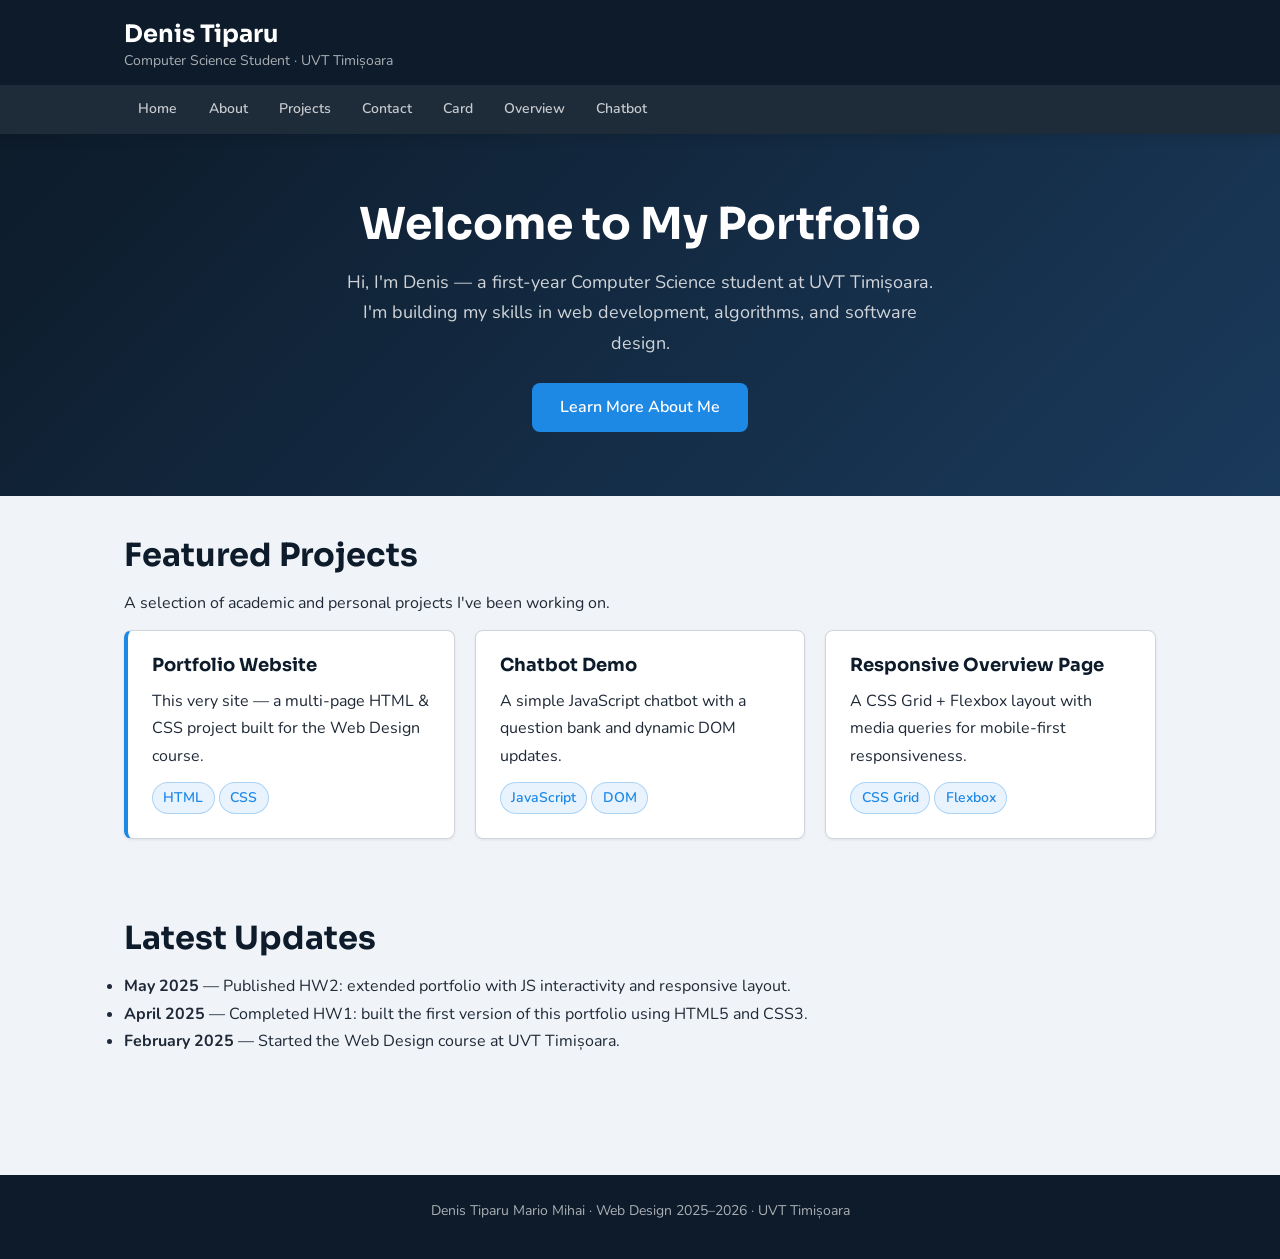
<file: index.html>
<!DOCTYPE html>
<html lang="en">
<head>
  <meta charset="UTF-8">
  <meta name="viewport" content="width=device-width">
  <title>Denis Tiparu — Portfolio</title>
  <link rel="stylesheet" href="styles.css">
  <!-- Internal CSS (HW2 CSS placement demo) -->
  <style>
    .highlight-card { border-left: 4px solid var(--clr-accent); }
  </style>
</head>
<body>

  <a href="#main-content" class="skip-link">Skip to main content</a>

  <header>
    <div class="container">
      <h1>Denis Tiparu</h1>
      <p class="tagline">Computer Science Student · UVT Timișoara</p>
    </div>
    <nav aria-label="Main navigation">
      <div class="container">
        <ul>
          <li><a href="index.html">Home</a></li>
          <li><a href="about.html">About</a></li>
          <li><a href="data.html">Projects</a></li>
          <li><a href="contact.html">Contact</a></li>
          <li><a href="card.html">Card</a></li>
          <li><a href="overview.html">Overview</a></li>
          <li><a href="chatbot.html">Chatbot</a></li>
        </ul>
      </div>
    </nav>
  </header>

  <main id="main-content">

    <!-- Section 1: Hero / Intro -->
    <section class="hero">
      <div class="container">
        <h2>Welcome to My Portfolio</h2>
        <p>Hi, I'm Denis — a first-year Computer Science student at UVT Timișoara. I'm building my skills in web development, algorithms, and software design.</p>
        <a href="about.html" class="btn">Learn More About Me</a>
      </div>
    </section>

    <!-- Section 2: Featured Projects -->
    <section>
      <div class="container">
        <h2>Featured Projects</h2>
        <p>A selection of academic and personal projects I've been working on.</p>
        <div class="cards-grid">

          <article class="card highlight-card">
            <h3>Portfolio Website</h3>
            <p>This very site — a multi-page HTML &amp; CSS project built for the Web Design course.</p>
            <span class="tag">HTML</span> <span class="tag">CSS</span>
          </article>

          <article class="card">
            <h3>Chatbot Demo</h3>
            <p>A simple JavaScript chatbot with a question bank and dynamic DOM updates.</p>
            <span class="tag">JavaScript</span> <span class="tag">DOM</span>
          </article>

          <article class="card">
            <h3>Responsive Overview Page</h3>
            <p>A CSS Grid + Flexbox layout with media queries for mobile-first responsiveness.</p>
            <span class="tag">CSS Grid</span> <span class="tag">Flexbox</span>
          </article>

        </div>
      </div>
    </section>

    <!-- Section 3: Latest Updates -->
    <section>
      <div class="container">
        <h2>Latest Updates</h2>
        <ul>
          <li><strong>May 2025</strong> — Published HW2: extended portfolio with JS interactivity and responsive layout.</li>
          <li><strong>April 2025</strong> — Completed HW1: built the first version of this portfolio using HTML5 and CSS3.</li>
          <li><strong>February 2025</strong> — Started the Web Design course at UVT Timișoara.</li>
        </ul>
      </div>
    </section>

  </main>

  <footer>
    <p>Denis Tiparu Mario Mihai · Web Design 2025–2026 · UVT Timișoara</p>
  </footer>

</body>
</html>
</file>
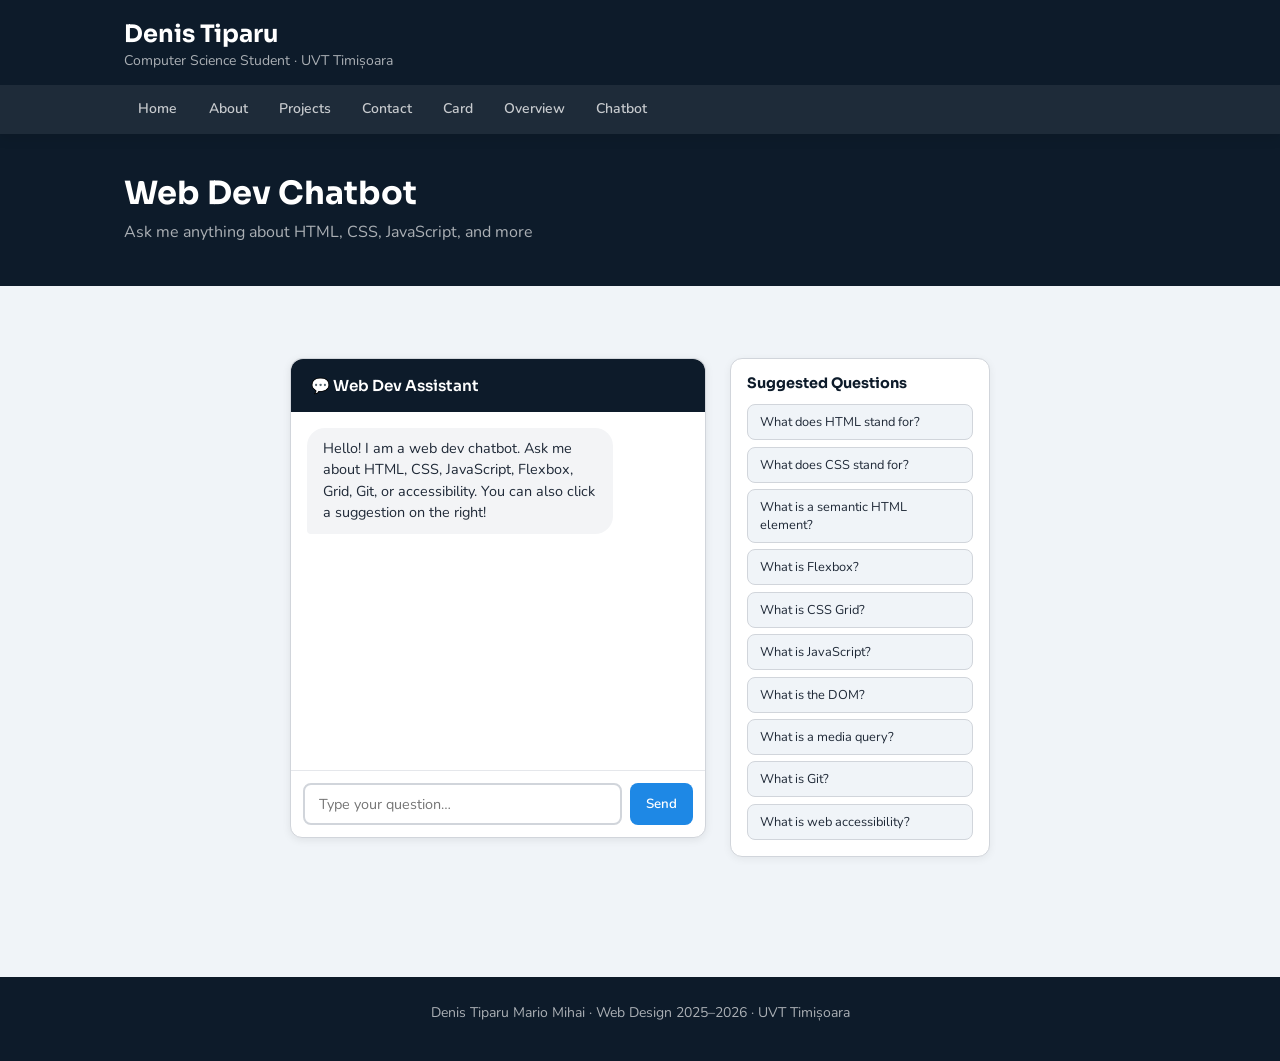
<file: chatbot.html>
<!DOCTYPE html>
<html lang="en">
<head>
  <meta charset="UTF-8">
  <meta name="viewport" content="width=device-width">
  <title>Chatbot — Denis Tiparu</title>
  <link rel="stylesheet" href="styles.css">
  <link rel="stylesheet" href="chatbot.css">
</head>
<body>

  <a href="#main-content" class="skip-link">Skip to main content</a>

  <header>
    <div class="container">
      <h1>Denis Tiparu</h1>
      <p class="tagline">Computer Science Student · UVT Timișoara</p>
    </div>
    <nav aria-label="Main navigation">
      <div class="container">
        <ul>
          <li><a href="index.html">Home</a></li>
          <li><a href="about.html">About</a></li>
          <li><a href="data.html">Projects</a></li>
          <li><a href="contact.html">Contact</a></li>
          <li><a href="card.html">Card</a></li>
          <li><a href="overview.html">Overview</a></li>
          <li><a href="chatbot.html">Chatbot</a></li>
        </ul>
      </div>
    </nav>
  </header>

  <main id="main-content">

    <div class="page-header">
      <div class="container">
        <h2>Web Dev Chatbot</h2>
        <p>Ask me anything about HTML, CSS, JavaScript, and more</p>
      </div>
    </div>

    <div class="container">
      <section>
        <div class="chatbot-wrapper">

          <!-- Chat window -->
          <div class="chat-window">
            <div class="chat-header">💬 Web Dev Assistant</div>

            <div id="chat-messages" aria-live="polite" aria-label="Chat messages">
              <div class="message bot">
                <p>Hello! I am a web dev chatbot. Ask me about HTML, CSS, JavaScript, Flexbox, Grid, Git, or accessibility. You can also click a suggestion on the right!</p>
              </div>
            </div>

            <form id="chat-form" class="chat-input-row">
              <label for="chat-input" class="skip-link">Type your message</label>
              <input
                type="text"
                id="chat-input"
                name="message"
                placeholder="Type your question…"
                autocomplete="off"
              >
              <button type="submit" class="send-btn">Send</button>
            </form>
          </div>

          <!-- Suggested questions -->
          <aside class="suggestions-panel">
            <h3>Suggested Questions</h3>
            <ul id="suggest-list"></ul>
          </aside>

        </div>
      </section>
    </div>

  </main>

  <footer>
    <p>Denis Tiparu Mario Mihai · Web Design 2025–2026 · UVT Timișoara</p>
  </footer>

  <script src="chatbot.js"></script>
</body>
</html>
</file>
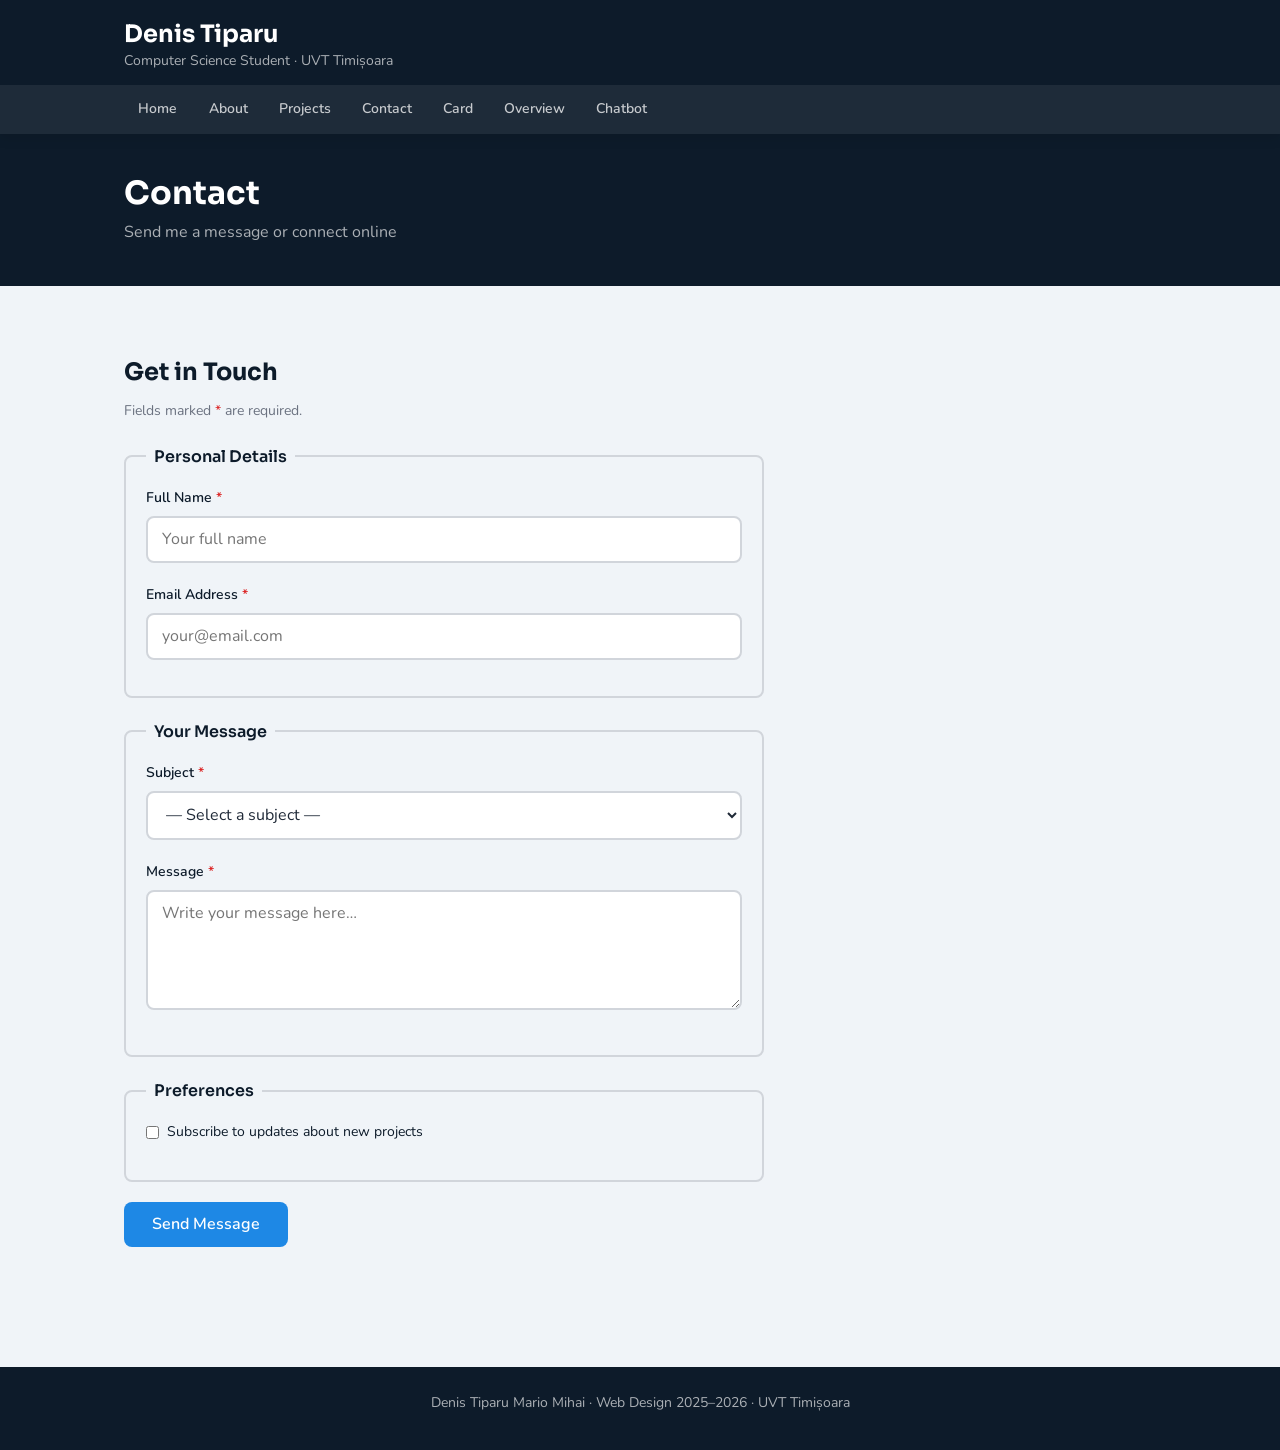
<file: contact.html>
<!DOCTYPE html>
<html lang="en">
<head>
  <meta charset="UTF-8">
  <meta name="viewport" content="width=device-width">
  <title>Contact — Denis Tiparu</title>
  <link rel="stylesheet" href="styles.css">
</head>
<body>

  <a href="#main-content" class="skip-link">Skip to main content</a>

  <header>
    <div class="container">
      <h1>Denis Tiparu</h1>
      <p class="tagline">Computer Science Student · UVT Timișoara</p>
    </div>
    <nav aria-label="Main navigation">
      <div class="container">
        <ul>
          <li><a href="index.html">Home</a></li>
          <li><a href="about.html">About</a></li>
          <li><a href="data.html">Projects</a></li>
          <li><a href="contact.html">Contact</a></li>
          <li><a href="card.html">Card</a></li>
          <li><a href="overview.html">Overview</a></li>
          <li><a href="chatbot.html">Chatbot</a></li>
        </ul>
      </div>
    </nav>
  </header>

  <main id="main-content">

    <div class="page-header">
      <div class="container">
        <h2>Contact</h2>
        <p>Send me a message or connect online</p>
      </div>
    </div>

    <div class="container">
      <section>
        <h3>Get in Touch</h3>
        <p class="required-note">Fields marked <span class="required">*</span> are required.</p>

        <div class="form-max">
          <fieldset>
            <legend>Personal Details</legend>

            <div class="form-group">
              <label for="name">Full Name <span class="required">*</span></label>
              <input type="text" id="name" name="name" required placeholder="Your full name">
            </div>

            <div class="form-group">
              <label for="email">Email Address <span class="required">*</span></label>
              <input type="email" id="email" name="email" required placeholder="your@email.com">
            </div>

          </fieldset>

          <fieldset>
            <legend>Your Message</legend>

            <div class="form-group">
              <label for="subject">Subject <span class="required">*</span></label>
              <select id="subject" name="subject" required>
                <option value="">— Select a subject —</option>
                <option value="collaboration">Project Collaboration</option>
                <option value="feedback">Feedback on Portfolio</option>
                <option value="question">General Question</option>
                <option value="other">Other</option>
              </select>
            </div>

            <div class="form-group">
              <label for="message">Message <span class="required">*</span></label>
              <textarea id="message" name="message" required placeholder="Write your message here…"></textarea>
            </div>

          </fieldset>

          <fieldset>
            <legend>Preferences</legend>

            <div class="form-group">
              <div class="checkbox-row">
                <input type="checkbox" id="newsletter" name="newsletter">
                <label for="newsletter">Subscribe to updates about new projects</label>
              </div>
            </div>

          </fieldset>

          <button type="button" class="btn">Send Message</button>
        </div>
      </section>
    </div>
  </main>

  <footer>
    <p>Denis Tiparu Mario Mihai · Web Design 2025–2026 · UVT Timișoara</p>
  </footer>

</body>
</html>
</file>
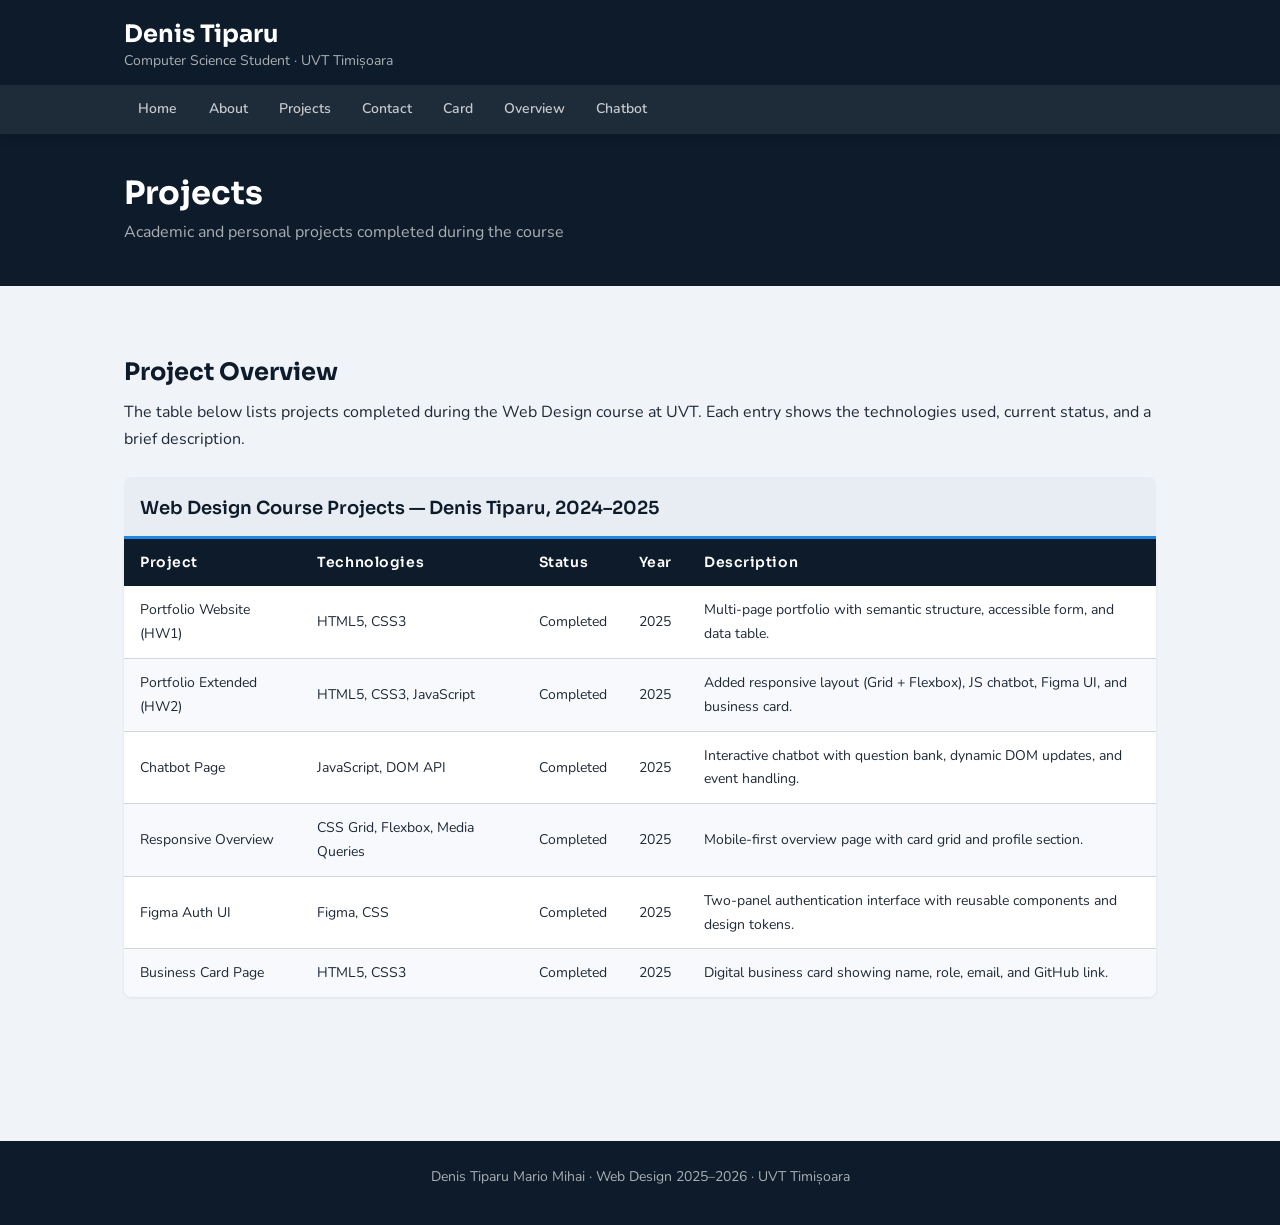
<file: data.html>
<!DOCTYPE html>
<html lang="en">
<head>
  <meta charset="UTF-8">
  <meta name="viewport" content="width=device-width">
  <title>Projects — Denis Tiparu</title>
  <link rel="stylesheet" href="styles.css">
</head>
<body>

  <a href="#main-content" class="skip-link">Skip to main content</a>

  <header>
    <div class="container">
      <h1>Denis Tiparu</h1>
      <p class="tagline">Computer Science Student · UVT Timișoara</p>
    </div>
    <nav aria-label="Main navigation">
      <div class="container">
        <ul>
          <li><a href="index.html">Home</a></li>
          <li><a href="about.html">About</a></li>
          <li><a href="data.html">Projects</a></li>
          <li><a href="contact.html">Contact</a></li>
          <li><a href="card.html">Card</a></li>
          <li><a href="overview.html">Overview</a></li>
          <li><a href="chatbot.html">Chatbot</a></li>
        </ul>
      </div>
    </nav>
  </header>

  <main id="main-content">

    <div class="page-header">
      <div class="container">
        <h2>Projects</h2>
        <p>Academic and personal projects completed during the course</p>
      </div>
    </div>

    <div class="container">

      <section>
        <h3>Project Overview</h3>
        <p>
          The table below lists projects completed during the Web Design course at UVT.
          Each entry shows the technologies used, current status, and a brief description.
        </p>

        <table>
          <caption>Web Design Course Projects — Denis Tiparu, 2024–2025</caption>
          <thead>
            <tr>
              <th scope="col">Project</th>
              <th scope="col">Technologies</th>
              <th scope="col">Status</th>
              <th scope="col">Year</th>
              <th scope="col">Description</th>
            </tr>
          </thead>
          <tbody>
            <tr>
              <td>Portfolio Website (HW1)</td>
              <td>HTML5, CSS3</td>
              <td>Completed</td>
              <td>2025</td>
              <td>Multi-page portfolio with semantic structure, accessible form, and data table.</td>
            </tr>
            <tr>
              <td>Portfolio Extended (HW2)</td>
              <td>HTML5, CSS3, JavaScript</td>
              <td>Completed</td>
              <td>2025</td>
              <td>Added responsive layout (Grid + Flexbox), JS chatbot, Figma UI, and business card.</td>
            </tr>
            <tr>
              <td>Chatbot Page</td>
              <td>JavaScript, DOM API</td>
              <td>Completed</td>
              <td>2025</td>
              <td>Interactive chatbot with question bank, dynamic DOM updates, and event handling.</td>
            </tr>
            <tr>
              <td>Responsive Overview</td>
              <td>CSS Grid, Flexbox, Media Queries</td>
              <td>Completed</td>
              <td>2025</td>
              <td>Mobile-first overview page with card grid and profile section.</td>
            </tr>
            <tr>
              <td>Figma Auth UI</td>
              <td>Figma, CSS</td>
              <td>Completed</td>
              <td>2025</td>
              <td>Two-panel authentication interface with reusable components and design tokens.</td>
            </tr>
            <tr>
              <td>Business Card Page</td>
              <td>HTML5, CSS3</td>
              <td>Completed</td>
              <td>2025</td>
              <td>Digital business card showing name, role, email, and GitHub link.</td>
            </tr>
          </tbody>
        </table>
      </section>

    </div>
  </main>

  <footer>
    <p>Denis Tiparu Mario Mihai · Web Design 2025–2026 · UVT Timișoara</p>
  </footer>

</body>
</html>
</file>
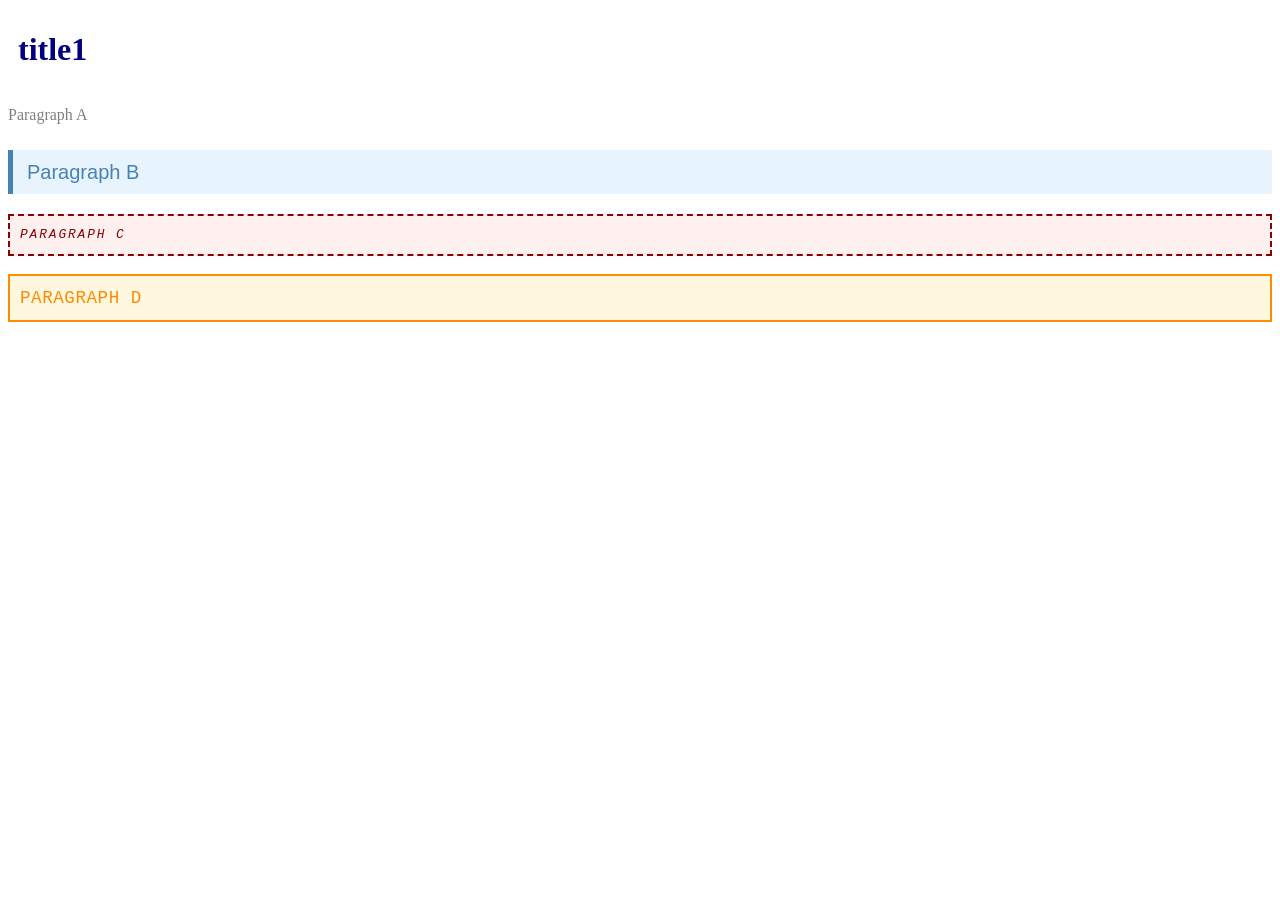
<file: specificity.html>
<!DOCTYPE html>
<html lang="en">
<head>
    <meta charset="UTF-8">
    <title>Specificity Game</title>
    <style>
        p {
            color: gray;
            font-size: 1rem;
            font-family: Georgia, serif;
            line-height: 1.4;
            padding: 4px 0;
        }

        .info {
            color: steelblue;
            font-size: 1.25rem;
            background-color: #e8f4fd;
            padding: 8px 14px;
            border-left: 5px solid steelblue;
            font-family: Arial, sans-serif;
        }

        #warning {
            color: darkred;
            font-size: 0.8rem;
            font-style: italic;
            text-transform: uppercase;
            letter-spacing: 0.15em;
            border: 2px dashed darkred;
            padding: 10px;
            background-color: #fff0f0;
            font-family: 'Courier New', monospace;
        }

        #warning.info {
            color: darkorange;
            background-color: #fff7e0;
            border: 2px solid darkorange;
            font-size: 1.1rem;
            font-style: normal;
            letter-spacing: 0.03em;
        }

        /* Internal CSS for h1 — overrides external style.css (same specificity, later in document) */
        h1 {
            color: steelblue;
            font-style: italic;
        }
    </style>
    <link rel="stylesheet" href="style.css">
</head>
<body>

    <h1>title1</h1>

    <p>Paragraph A</p>

    <p class="info">Paragraph B</p>

    <p id="warning">Paragraph C</p>

    <p class="info" id="warning">Paragraph D</p>

</body>
</html>
</file>
<file: styles.css>
@import url('https://fonts.googleapis.com/css2?family=Sora:wght@400;600;700&family=Nunito:wght@400;500;600&display=swap');

/* ===== CSS VARIABLES (tokens) ===== */
:root {
  --clr-bg: #f0f4f8;
  --clr-surface: #ffffff;
  --clr-primary: #0d1b2a;
  --clr-accent: #1e88e5;
  --clr-accent-dark: #1565c0;
  --clr-text: #1f2937;
  --clr-muted: #6b7280;
  --clr-border: #d1d5db;
  --ff-heading: 'Sora', sans-serif;
  --ff-body: 'Nunito', sans-serif;
  --fw-normal: 400;
  --fw-semi: 600;
  --fw-bold: 700;
  --fs-sm: 0.875rem;
  --fs-base: 1rem;
  --fs-lg: 1.125rem;
  --fs-xl: 1.5rem;
  --fs-2xl: 2rem;
  --fs-3xl: 2.75rem;
  --radius: 8px;
  --shadow-sm: 0 1px 3px rgba(0,0,0,0.08);
  --shadow: 0 4px 12px rgba(0,0,0,0.10);
  --max-w: 1080px;
}

/* ===== RESET ===== */
*, *::before, *::after { box-sizing: border-box; margin: 0; padding: 0; }
html { scroll-behavior: smooth; }

/* ===== BODY TEXT ===== */
body {
  font-family: var(--ff-body);
  font-size: var(--fs-base);
  line-height: 1.7;
  color: var(--clr-text);
  background-color: var(--clr-bg);
}

/* ===== SKIP LINK ===== */
.skip-link {
  position: absolute;
  top: -100%;
  left: 1rem;
  background: var(--clr-accent);
  color: #fff;
  padding: 0.5rem 1rem;
  border-radius: 4px;
  font-weight: var(--fw-semi);
  z-index: 999;
  text-decoration: none;
  transition: top 0.2s;
}
.skip-link:focus { top: 0.5rem; }

/* ===== HEADINGS ===== */
h1, h2, h3, h4 {
  font-family: var(--ff-heading);
  font-weight: var(--fw-bold);
  line-height: 1.2;
  color: var(--clr-primary);
}
h1 { font-size: var(--fs-3xl); }
h2 { font-size: var(--fs-2xl); margin-bottom: 1rem; }
h3 { font-size: var(--fs-xl); margin-bottom: 0.75rem; }
p { margin-bottom: 0.75rem; }

/* ===== LINKS ===== */
a { color: var(--clr-accent); text-decoration: none; }
a:hover { color: var(--clr-accent-dark); text-decoration: underline; }
a:focus-visible { outline: 3px solid var(--clr-accent); outline-offset: 2px; border-radius: 4px; }

/* ===== LAYOUT ===== */
.container { max-width: var(--max-w); margin: 0 auto; padding: 0 1.5rem; }
section { padding: 2.5rem 0; }

/* ===== HEADER ===== */
header {
  background: var(--clr-primary);
  color: #fff;
  padding: 1.25rem 0 0;
  position: sticky;
  top: 0;
  z-index: 100;
  box-shadow: var(--shadow);
}
header h1 { color: #fff; font-size: var(--fs-xl); }
header p.tagline { color: rgba(255,255,255,0.65); font-size: var(--fs-sm); margin-bottom: 0.75rem; }

/* ===== NAVIGATION LINKS ===== */
nav { background: rgba(255,255,255,0.07); }
nav ul { list-style: none; display: flex; flex-wrap: wrap; gap: 0.15rem; padding: 0.4rem 0; }
nav ul li a {
  display: block;
  color: rgba(255,255,255,0.75);
  padding: 0.4rem 0.9rem;
  border-radius: 4px 4px 0 0;
  font-size: var(--fs-sm);
  font-weight: var(--fw-semi);
  transition: background 0.2s, color 0.2s;
  text-decoration: none;
}
nav ul li a:hover,
nav ul li a:focus { background: var(--clr-accent); color: #fff; }

/* ===== MAIN ===== */
main { min-height: 70vh; padding-bottom: 2rem; }

/* ===== FOOTER ===== */
footer {
  background: var(--clr-primary);
  color: rgba(255,255,255,0.65);
  text-align: center;
  padding: 1.5rem;
  font-size: var(--fs-sm);
  margin-top: 3rem;
}

/* ===== HERO (index.html) ===== */
.hero {
  background: linear-gradient(135deg, #0d1b2a 0%, #1a3a5c 100%);
  color: #fff;
  padding: 4rem 0;
  text-align: center;
}
.hero h2 { color: #fff; font-size: var(--fs-3xl); }
.hero p { color: rgba(255,255,255,0.8); font-size: var(--fs-lg); max-width: 600px; margin: 1rem auto 0; }
.hero .btn { margin-top: 1.5rem; }

/* ===== PAGE HEADER ===== */
.page-header { background: var(--clr-primary); color: #fff; padding: 2.5rem 0; margin-bottom: 2rem; }
.page-header h2 { color: #fff; margin: 0; }
.page-header p { color: rgba(255,255,255,0.65); margin-top: 0.4rem; margin-bottom: 0; }

/* ===== CARDS ===== */
.card {
  background: var(--clr-surface);
  border-radius: var(--radius);
  padding: 1.5rem;
  box-shadow: var(--shadow-sm);
  border: 1px solid var(--clr-border);
  transition: transform 0.2s, box-shadow 0.2s;
}
.card:hover { transform: translateY(-3px); box-shadow: var(--shadow); }
.card h3 { font-size: var(--fs-lg); }

.cards-grid { display: grid; grid-template-columns: repeat(auto-fill, minmax(260px, 1fr)); gap: 1.25rem; }

/* ===== TAG / BADGE ===== */
.tag {
  display: inline-block;
  background: rgba(30,136,229,0.1);
  color: var(--clr-accent);
  border: 1px solid rgba(30,136,229,0.3);
  padding: 0.2rem 0.65rem;
  border-radius: 999px;
  font-size: var(--fs-sm);
  font-weight: var(--fw-semi);
}

/* ===== BUTTON ===== */
.btn {
  display: inline-block;
  background: var(--clr-accent);
  color: #fff;
  padding: 0.7rem 1.75rem;
  border: none;
  border-radius: var(--radius);
  font-family: var(--ff-body);
  font-size: var(--fs-base);
  font-weight: var(--fw-semi);
  cursor: pointer;
  transition: background 0.2s;
  text-decoration: none;
}
.btn:hover { background: var(--clr-accent-dark); color: #fff; text-decoration: none; }

/* ===== TABLE ===== */
table { width: 100%; border-collapse: collapse; background: var(--clr-surface); border-radius: var(--radius); overflow: hidden; box-shadow: var(--shadow-sm); margin: 1.5rem 0; }
caption { font-family: var(--ff-heading); font-weight: var(--fw-semi); font-size: var(--fs-lg); padding: 1rem 1rem 0.75rem; text-align: left; color: var(--clr-primary); background: #e8edf3; border-bottom: 3px solid var(--clr-accent); }
th { background: var(--clr-primary); color: #fff; padding: 0.75rem 1rem; text-align: left; font-family: var(--ff-heading); font-size: var(--fs-sm); font-weight: var(--fw-semi); letter-spacing: 0.04em; }
td { padding: 0.75rem 1rem; border-bottom: 1px solid var(--clr-border); font-size: var(--fs-sm); }
tr:last-child td { border-bottom: none; }
tr:nth-child(even) td { background: #f7f9fc; }
tr:hover td { background: #ebf4ff; }

/* ===== FORM CONTROLS ===== */
.form-group { margin-bottom: 1.25rem; }
label { display: block; font-weight: var(--fw-semi); margin-bottom: 0.4rem; color: var(--clr-primary); font-size: var(--fs-sm); }
input[type="text"],
input[type="email"],
select,
textarea {
  width: 100%;
  padding: 0.65rem 0.9rem;
  border: 2px solid var(--clr-border);
  border-radius: var(--radius);
  font-family: var(--ff-body);
  font-size: var(--fs-base);
  color: var(--clr-text);
  background: var(--clr-surface);
  transition: border-color 0.2s, box-shadow 0.2s;
}
input:focus, select:focus, textarea:focus { outline: none; border-color: var(--clr-accent); box-shadow: 0 0 0 3px rgba(30,136,229,0.15); }
textarea { resize: vertical; min-height: 120px; }
fieldset { border: 2px solid var(--clr-border); border-radius: var(--radius); padding: 1rem 1.25rem; margin-bottom: 1.25rem; }
legend { font-family: var(--ff-heading); font-weight: var(--fw-semi); padding: 0 0.5rem; color: var(--clr-primary); }
.checkbox-row { display: flex; align-items: center; gap: 0.5rem; }
.checkbox-row label { margin-bottom: 0; font-weight: var(--fw-normal); cursor: pointer; }
.required { color: #dc2626; }
.required-note { font-size: var(--fs-sm); color: var(--clr-muted); margin-bottom: 1.25rem; }
.form-max { max-width: 640px; }

/* ===== ABOUT PAGE ===== */
.skills-list { display: flex; flex-wrap: wrap; gap: 0.5rem; list-style: none; margin-top: 0.75rem; }
.skills-list li { background: var(--clr-primary); color: #fff; padding: 0.3rem 0.85rem; border-radius: 999px; font-size: var(--fs-sm); }

/* ===== SPECIFICITY PAGE ===== */
.specificity-demo p { font-family: monospace; padding: 0.5rem; background: #f3f4f6; border-left: 3px solid var(--clr-accent); margin-bottom: 0.5rem; }
</file>
<file: chatbot.css>
/* chatbot.css */

.chatbot-wrapper {
  max-width: 700px;
  margin: 0 auto;
  display: grid;
  grid-template-columns: 1fr 260px;
  gap: 1.5rem;
  align-items: start;
}

/* Chat window */
.chat-window {
  background: #ffffff;
  border-radius: 12px;
  border: 1px solid #d1d5db;
  box-shadow: 0 2px 8px rgba(0,0,0,0.08);
  display: flex;
  flex-direction: column;
  height: 480px;
}

.chat-header {
  background: #0d1b2a;
  color: #fff;
  padding: 0.85rem 1.25rem;
  border-radius: 12px 12px 0 0;
  font-family: 'Sora', sans-serif;
  font-weight: 600;
  font-size: 0.95rem;
}

#chat-messages {
  flex: 1;
  overflow-y: auto;
  padding: 1rem;
  display: flex;
  flex-direction: column;
  gap: 0.75rem;
}

/* Message bubbles */
.message { display: flex; }
.message.user { justify-content: flex-end; }
.message.bot  { justify-content: flex-start; }

.message p {
  max-width: 80%;
  padding: 0.6rem 1rem;
  border-radius: 18px;
  font-size: 0.9rem;
  line-height: 1.5;
  margin: 0;
}
.message.user p {
  background: #1e88e5;
  color: #fff;
  border-bottom-right-radius: 4px;
}
.message.bot p {
  background: #f3f4f6;
  color: #1f2937;
  border-bottom-left-radius: 4px;
}

/* Input area */
.chat-input-row {
  display: flex;
  gap: 0.5rem;
  padding: 0.75rem;
  border-top: 1px solid #e5e7eb;
}
#chat-input {
  flex: 1;
  padding: 0.55rem 0.9rem;
  border: 2px solid #d1d5db;
  border-radius: 8px;
  font-family: 'Nunito', sans-serif;
  font-size: 0.9rem;
}
#chat-input:focus { outline: none; border-color: #1e88e5; box-shadow: 0 0 0 3px rgba(30,136,229,0.15); }
.send-btn {
  background: #1e88e5;
  color: #fff;
  border: none;
  border-radius: 8px;
  padding: 0.55rem 1rem;
  font-family: 'Nunito', sans-serif;
  font-weight: 600;
  cursor: pointer;
  transition: background 0.2s;
}
.send-btn:hover { background: #1565c0; }

/* Suggested questions panel */
.suggestions-panel {
  background: #ffffff;
  border-radius: 12px;
  border: 1px solid #d1d5db;
  padding: 1rem;
  box-shadow: 0 2px 8px rgba(0,0,0,0.06);
}
.suggestions-panel h3 {
  font-size: 0.9rem;
  color: #0d1b2a;
  margin-bottom: 0.75rem;
  font-family: 'Sora', sans-serif;
}
#suggest-list { list-style: none; display: flex; flex-direction: column; gap: 0.4rem; }
.suggest-btn {
  width: 100%;
  background: #f0f4f8;
  border: 1px solid #d1d5db;
  border-radius: 8px;
  padding: 0.5rem 0.75rem;
  font-family: 'Nunito', sans-serif;
  font-size: 0.8rem;
  color: #1f2937;
  cursor: pointer;
  text-align: left;
  transition: background 0.2s;
}
.suggest-btn:hover { background: #dbeafe; border-color: #1e88e5; color: #1565c0; }

@media (max-width: 640px) {
  .chatbot-wrapper { grid-template-columns: 1fr; }
  .chat-window { height: 360px; }
}
</file>
<file: style.css>
/* style.css — external stylesheet for specificity.html (Lab 4 Exercise 1) */

h1 {
    color: navy;
    font-style: normal;
    padding: 10px;
}
</file>
